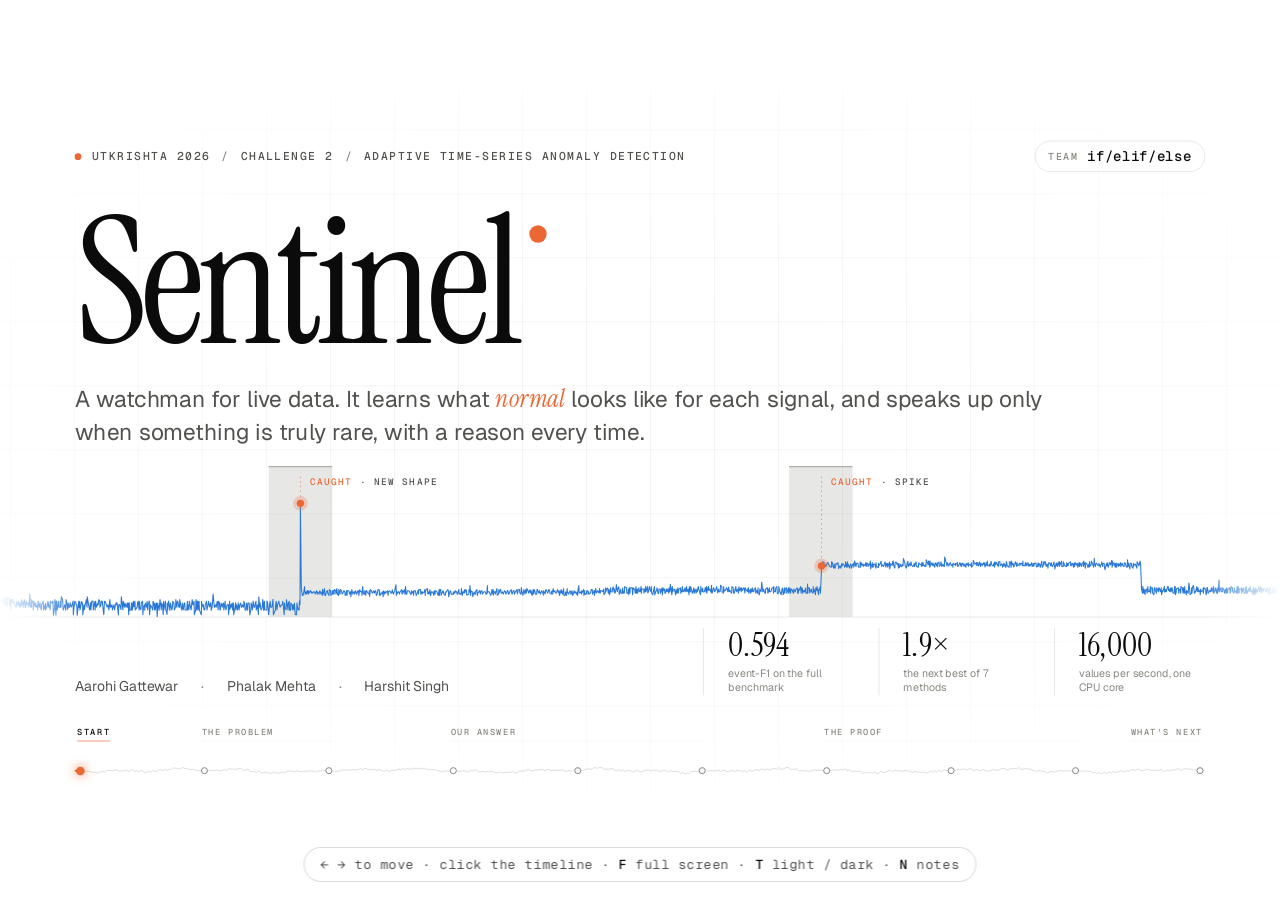
<file: web/index.html>
<!doctype html>
<html lang="en" data-theme="light">
<head>
<meta charset="utf-8">
<meta name="viewport" content="width=device-width, initial-scale=1">
<title>Sentinel · Utkrishta 2026</title>
<meta name="description" content="Sentinel: a live anomaly detector that learns what is rare for each signal and explains every alarm. Team if/elif/else, Utkrishta 2026, Challenge 2.">
<meta property="og:title" content="Sentinel · Utkrishta 2026">
<meta property="og:description" content="A watchman for live data: it learns what normal looks like for each signal and speaks up only when something is truly rare.">
<link rel="icon" href="data:image/svg+xml,%3Csvg xmlns='http://www.w3.org/2000/svg' viewBox='0 0 32 32'%3E%3Crect width='32' height='32' rx='8' fill='%23FFFFFF'/%3E%3Cpath d='M4 19h7l2-9 3 14 2-8 2 3h8' fill='none' stroke='%232A78D6' stroke-width='2' stroke-linejoin='round' stroke-linecap='round'/%3E%3Ccircle cx='25' cy='8' r='3.2' fill='%23EB6834'/%3E%3C/svg%3E">
<link rel="preconnect" href="https://fonts.googleapis.com">
<link rel="preconnect" href="https://fonts.gstatic.com" crossorigin>
<link href="https://fonts.googleapis.com/css2?family=Instrument+Serif:ital@0;1&family=Geist:wght@300;400;500;600&family=Geist+Mono:wght@400;500&display=swap" rel="stylesheet">
<link rel="stylesheet" href="styles.css">
</head>
<body>
<div class="viewport">
<main class="stage" id="stage">

<!-- ================================================================ 1 · TITLE -->
<section class="slide s1" data-chapter="0">
  <div class="s1-top" data-a>
    <div class="eyebrow"><span class="live"></span>Utkrishta 2026<span class="sep">/</span>Challenge 2<span class="sep">/</span>Adaptive time-series anomaly detection</div>
    <div class="team-chip"><span class="k">Team</span><span class="team-name">if/elif/else</span></div>
  </div>
  <h1 class="mega" data-a style="--d:120">Sentinel<span class="mega-dot"></span></h1>
  <p class="tagline" data-a style="--d:260">A watchman for live data. It learns what <em>normal</em> looks like for each signal, and speaks up only when something is truly rare, with a reason every time.</p>
  <div class="chart" data-chart="hero" data-w="1920" data-h="230"></div>
  <div class="s1-foot" data-a style="--d:500">
    <div class="members">
      <span>Aarohi Gattewar</span><span>Phalak Mehta</span><span>Harshit Singh</span>
    </div>
    <div class="s1-stats">
      <div><b>0.594</b><span>event-F1 on the full benchmark</span></div>
      <div><b>1.9×</b><span>the next best of 7 methods</span></div>
      <div><b>16,000</b><span>values per second, one CPU core</span></div>
    </div>
  </div>
  <aside class="notes">“Sentinel is a live anomaly detector. It learns what normal looks like for each signal and raises an alarm only when something is truly rare for that signal, with a one-line reason.” The line drawing itself is a real cloud database CPU signal, streamed point by point; both orange beacons are real problems Sentinel caught.</aside>
</section>

<!-- ================================================================ 2 · PROBLEM -->
<section class="slide s2" data-chapter="1">
  <header>
    <div class="eyebrow" data-a><span class="n">02</span><span class="rule"></span>The problem</div>
    <h2 class="title" data-a style="--d:80">Every failure leaves a trace in the data <em>before</em> it becomes an outage.</h2>
  </header>
  <div class="grid g-2">
    <div class="col">
      <div class="fig-head" data-a style="--d:160"><span class="k">Real signal</span>Temperature inside an industrial machine, before a known system failure</div>
      <div class="chart" data-chart="machine" data-w="1000" data-h="300"></div>
      <div class="axis-dates" data-a style="--d:300"><span data-start="machine"></span><span class="legend"><i class="sw band"></i>marked as anomalous by experts</span><span data-end="machine"></span></div>
      <div class="two-ways">
        <div class="way" data-a style="--d:700">
          <div class="way-k"><i class="x"></i>Stay quiet</div>
          <p>Miss the warning and it turns into an <b>outage</b>: lost money, unhappy users.</p>
        </div>
        <div class="way" data-a style="--d:820">
          <div class="way-k"><i class="x"></i>Cry wolf</div>
          <p>Raise too many alarms and people <b>stop listening</b>, then miss the real one.</p>
        </div>
      </div>
    </div>
    <div class="col needs">
      <div class="k" data-a style="--d:300">So a good detector must</div>
      <ol>
        <li data-a style="--d:420"><span class="num-serif">1</span><div><h3>Decide live</h3><p>Each value arrives once. Decide now, never peek at the future.</p></div></li>
        <li data-a style="--d:540"><span class="num-serif">2</span><div><h3>Fit any signal</h3><p>Server CPU, ad prices, road traffic, tweets. One fixed threshold cannot fit them all.</p></div></li>
        <li data-a style="--d:660"><span class="num-serif">3</span><div><h3>Raise few alarms, each with a reason</h3><p>Every flag needs a score, a NORMAL / ANOMALOUS label and evidence.</p></div></li>
      </ol>
      <div class="where" data-a style="--d:900"><span class="k">Where it matters</span><div class="chips"><span>Cloud servers</span><span>Factories</span><span>Online ads</span><span>City traffic</span><span>Social media</span></div></div>
    </div>
  </div>
  <aside class="notes">Machines, websites and sensors produce a number every few minutes. This is a real temperature sensor inside an industrial machine; the shaded bands are moments experts marked as anomalies around a known failure. Two ways to get it wrong: stay quiet and you get an outage; cry wolf and people ignore the alarms. So we need a detector that decides live, works on any signal, and raises few alarms, each explained.</aside>
</section>

<!-- ================================================================ 3 · WHY IT'S HARD (DATA + EDA) -->
<section class="slide s3" data-chapter="1">
  <header>
    <div class="eyebrow" data-a><span class="n">03</span><span class="rule"></span>Why it's hard · the data</div>
    <h2 class="title" data-a style="--d:80">The textbook rule raises <em>2,403 alarms</em> for just 116 real problems.</h2>
  </header>
  <div class="grid g-2">
    <div class="col">
      <div class="trio">
        <div data-a style="--d:180"><b class="muted" data-count="2403">2,403</b><span>alarms from the textbook “3σ” rule</span></div>
        <div data-a style="--d:280"><b data-count="116">116</b><span>real anomalies, marked by experts</span></div>
        <div data-a style="--d:380"><b class="hot" data-count="106">106</b><span>alarms from Sentinel</span></div>
      </div>
      <div class="fig-head" data-a style="--d:420"><span class="k">One signal up close</span>Tweets mentioning Facebook, two months</div>
      <div class="chart" data-chart="fb" data-w="1000" data-h="330"></div>
      <div class="legend row" data-a style="--d:600">
        <span><i class="sw tick"></i>3σ rule: <b>114</b> alarms</span>
        <span><i class="sw beacon"></i>Sentinel: <b>2</b> alarms, both real</span>
        <span><i class="sw band"></i>real anomaly</span>
      </div>
    </div>
    <div class="col data-col">
      <div class="k" data-a style="--d:200">The data · Numenta Anomaly Benchmark</div>
      <div class="data-big" data-a style="--d:260"><span><b>58</b> signals</span><span><b>365,558</b> values</span><span><b>116</b> anomalies</span></div>
      <div class="cats" data-a style="--d:340"></div>
      <div class="k mt" data-a style="--d:460">What the data taught us</div>
      <ul class="lessons">
        <li data-a style="--d:520"><b>Extremes are normal.</b> 47 of 58 signals have heavy tails, so “big” does not mean “wrong”.</li>
        <li data-a style="--d:600"><b>Rhythm matters.</b> 18 signals repeat every day, so low at 3 a.m. can be fine.</li>
        <li data-a style="--d:680"><b>No common scale.</b> Percent, dollars, tweet counts, car speeds.</li>
      </ul>
      <div class="prep" data-a style="--d:780"><span class="k">Preprocessing</span><p>Almost none, on purpose. Read in time order, no filling, no rescaling. Sentinel learns each signal's scale itself.</p></div>
    </div>
  </div>
  <aside class="notes">The Numenta Anomaly Benchmark: 58 real and artificial signals, 365 thousand values, 116 labelled anomalies. The textbook rule, “alarm if a value is 3 standard deviations from average”, fires 114 times on this Twitter signal, which has 2 real anomalies. Across the dataset it raises 2,403 alarms. Real data has extreme values all the time. Sentinel fires twice here, both correct.</aside>
</section>

<!-- ================================================================ 4 · OUR ANSWER (SYSTEM DESIGN) -->
<section class="slide s4" data-chapter="2">
  <header>
    <div class="eyebrow" data-a><span class="n">04</span><span class="rule"></span>Our answer · how Sentinel works</div>
    <h2 class="title" data-a style="--d:80">Five watchers ask one question: <em>how rare is this?</em></h2>
  </header>
  <div class="flow">
    <div class="stage-col st-in" data-a style="--d:200">
      <div class="st-k"><span>1</span>A value arrives</div>
      <svg class="mini-live" viewBox="0 0 200 70"><path d="M0 46 L14 44 L26 48 L38 40 L50 45 L62 42 L74 47 L86 43 L98 46 L110 41 L122 45 L134 44 L146 47 L158 42 L170 45 L182 12" /><circle cx="182" cy="12" r="5"/></svg>
      <p>One value at a time. Never looks ahead.</p>
    </div>
    <div class="pipe"><i></i></div>
    <div class="stage-col st-watch" data-a style="--d:320">
      <div class="st-k"><span>2</span>Five watchers look at it</div>
      <ul class="watchers">
        <li><b>Spike</b><span>this value vs. its learned normal</span></li>
        <li><b>Routine</b><span>vs. the same time yesterday</span></li>
        <li><b>New level</b><span>last 10 values vs. last 200</span></li>
        <li><b>Jitter</b><span>how jumpy or frozen the last 10 are</span></li>
        <li><b>New shape</b><span>last 8 values vs. the past 2,000</span></li>
      </ul>
    </div>
    <div class="pipe"><i style="animation-delay:.5s"></i></div>
    <div class="stage-col st-rare" data-a style="--d:440">
      <div class="st-k"><span>3</span>Rarity meter</div>
      <div class="meter">
        <div class="meter-scale">
          <span>1 in 10</span><span>1 in 1,000</span><span class="hot">1 in 100,000</span><span>1 in 10 million</span>
        </div>
        <div class="meter-bar"><i class="needle"></i></div>
      </div>
      <p>How often has <em>this</em> signal done something this extreme?</p>
    </div>
    <div class="pipe"><i style="animation-delay:1s"></i></div>
    <div class="stage-col st-decide" data-a style="--d:560">
      <div class="st-k"><span>4</span>Decide</div>
      <p class="rule-big">Rarer than<br><b>1 in 100,000</b>?</p>
      <div class="yn"><span class="yes">yes → alarm</span><span class="no">no → normal</span></div>
      <p class="small">Then quiet for 300 values: one alarm per incident.</p>
    </div>
    <div class="pipe"><i style="animation-delay:1.5s"></i></div>
    <div class="stage-col st-out" data-a style="--d:680">
      <div class="st-k"><span>5</span>Output, every value</div>
      <div class="readout">
        <div><span>score</span><b>8.5</b></div>
        <div><span>label</span><b class="hot">ANOMALOUS</b></div>
        <div class="why"><span>reason</span>“Value 50.00 is 99.4 scales above the learned baseline 0.32.”</div>
      </div>
    </div>
  </div>
  <div class="chiprow" data-a style="--d:900">
    <span>Learns “normal” from the first 300 values</span>
    <span>Scores each value before learning from it</span>
    <span>Same settings for all 58 signals</span>
    <span>61 µs per value</span>
  </div>
  <aside class="notes">Think of a security guard watching one number at a time. Five watchers look for five kinds of weird: a spike, a broken daily routine, a new level that stays, jumpy or frozen behaviour, and a shape never seen before. Each feeds a rarity meter: how often has this signal done something this extreme? An alarm needs something rarer than 1 in 100,000. After an alarm, it waits 300 values, so one incident gives one alarm. Every value gets a score, a label and, if flagged, a reason.</aside>
</section>

<!-- ================================================================ 5 · THE KEY IDEA (ALGORITHM) -->
<section class="slide s5" data-chapter="2">
  <header>
    <div class="eyebrow" data-a><span class="n">05</span><span class="rule"></span>The key idea · adaptive threshold</div>
    <h2 class="title" data-a style="--d:80">Don't alarm on a number. Alarm on <em>rarity</em>.</h2>
  </header>
  <div class="grid g-5">
    <div class="col">
      <p class="lede" data-a style="--d:160">Each watcher keeps a rarity meter for <b>its own signal</b>. One rule everywhere, <b>rarer than 1 in 100,000</b>, so the same detector works on CPU, tweets and taxi rides with no threshold set by hand. <span class="aside">(The maths: extreme-value theory.)</span></p>
      <div class="fig-head" data-a style="--d:260"><span class="k">Real signal</span>Cloud server CPU, and how rare each moment is</div>
      <div class="chart" data-chart="clean" data-w="830" data-h="110"></div>
      <div class="scorewrap"><div class="chart" data-chart="score" data-w="830" data-h="270"></div></div>
      <p class="cap" data-a style="--d:900">Only two moments cross the line. Both are real problems.</p>
    </div>
    <div class="col fixes">
      <div class="k" data-a style="--d:300">Two fixes we made this round</div>
      <div class="fix" data-a style="--d:420">
        <h3><span class="tag-new">fix 1</span>Don't jump to conclusions</h3>
        <p>After seeing only a few extremes, the meter used to decide “huge values are normal” and missed obvious spikes. Now it needs real evidence first.</p>
        <div class="hbars">
          <div class="hb"><span>the spike</span><div class="bar"><i style="--w:16%;--d:700" class="ink"></i></div><b>111</b></div>
          <div class="hb"><span>alarm needed, before</span><div class="bar"><i style="--w:98.6%;--d:820" class="dim"></i></div><b class="muted">690 · missed</b></div>
          <div class="hb"><span>alarm needs, now</span><div class="bar"><i style="--w:11.3%;--d:940" class="hot"></i></div><b class="hot">79 · caught</b></div>
        </div>
        <p class="result">Biggest-ever spikes caught: <b>31 → 37</b></p>
      </div>
      <div class="fix" data-a style="--d:560">
        <h3><span class="tag-new">fix 2</span>Accept a new normal</h3>
        <p>If a problem is still there after the quiet period, the signal has changed for good. Sentinel re-learns normal instead of alarming again and again.</p>
        <div class="strip-row"><span>before</span><div class="chart" data-chart="relearn_before" data-w="400" data-h="70"></div><b class="muted">7 false alarms</b></div>
        <div class="strip-row"><span>after</span><div class="chart" data-chart="relearn_after" data-w="400" data-h="70"></div><b class="hot">1</b></div>
      </div>
    </div>
  </div>
  <aside class="notes">The threshold is a probability, not a number. Each watcher asks how often it has seen something this extreme on this particular signal; the alarm needs rarer than 1 in 100,000. The maths is extreme-value theory. Fix 1: with only a few extremes seen, the meter guessed huge values were normal; a 111-unit spike needed 690 to alarm. Now it needs 79, so it is caught. Biggest-ever spikes caught went from 31 to 37. Fix 2: if the alarm is still on after the waiting period, the signal has a new normal, so Sentinel re-learns it: 7 false alarms down to 1 on this disk signal.</aside>
</section>

<!-- ================================================================ 6 · EXPERIMENTS -->
<section class="slide s6" data-chapter="2">
  <header>
    <div class="eyebrow" data-a><span class="n">06</span><span class="rule"></span>How we got here · experiment log</div>
    <h2 class="title" data-a style="--d:80">One idea per run. Keep it only if the score goes up.</h2>
  </header>
  <div class="grid g-6">
    <div class="col">
      <div class="chart traj" data-chart="trajectory" data-w="900" data-h="470"></div>
      <p class="cap" data-a style="--d:900"><b>Phase 1:</b> v2 fixed how tails are learned, v3 added alarms for slow build-ups, v4 the new-shape watcher, v5 tuned the risk level.</p>
    </div>
    <div class="col">
      <div class="k" data-a style="--d:200">Phase 2 · our 15-run budget</div>
      <ol class="runs">
        <li data-a style="--d:260"><span class="r">1</span><span class="c">Reproduce our starting point (v5)</span><span class="f">0.551</span><span class="pill ref">start</span></li>
        <li data-a style="--d:320"><span class="r">2</span><span class="c">Fix 1, light</span><span class="f">0.561</span><span class="pill keep">kept</span></li>
        <li data-a style="--d:380"><span class="r">3</span><span class="c">Fix 1, strong</span><span class="f">0.544</span><span class="pill drop">dropped</span></li>
        <li data-a style="--d:440"><span class="r">4</span><span class="c">+ Fix 2, re-learning</span><span class="f">0.584</span><span class="pill keep">kept</span></li>
        <li data-a style="--d:500"><span class="r">5</span><span class="c">Shorter learning: 300 → 200 values</span><span class="f">0.556</span><span class="pill drop">dropped</span></li>
        <li data-a style="--d:560" class="best"><span class="r">6</span><span class="c">Fix 1, medium + re-learning</span><span class="f">0.594</span><span class="pill keep">final</span></li>
        <li data-a style="--d:620"><span class="r">7</span><span class="c">Fix 1, strong + re-learning</span><span class="f">0.571</span><span class="pill drop">dropped</span></li>
      </ol>
      <div class="strategy" data-a style="--d:760">
        <div><b>Study saved results first.</b> Free, and 7 ideas were ruled out without spending a run.</div>
        <div><b>Change one thing.</b> Keep it only if F1 rises and more categories gain than lose.</div>
        <div><b>7 of 15 runs used.</b> 8 held in reserve for the hidden test.</div>
      </div>
    </div>
  </div>
  <aside class="notes">We gave ourselves a 15-run budget: one full fit and validation per run, one written hypothesis each. A change was kept only if the score went up and more categories gained than lost. Three kept, three dropped. Many ideas were ruled out from saved outputs, for free. Phase 1, before the budget, had 124 logged runs from v1 0.343 to v5 0.551.</aside>
</section>

<!-- ================================================================ 7 · EVALUATION -->
<section class="slide s7" data-chapter="3">
  <header>
    <div class="eyebrow" data-a><span class="n">07</span><span class="rule"></span>How we test it · evaluation</div>
    <h2 class="title" data-a style="--d:80">We judge it per incident: caught, missed, or false alarm.</h2>
  </header>
  <div class="grid g-7">
    <div class="col">
      <div class="chart" data-chart="explainer" data-w="960" data-h="250"></div>
      <div class="metrics">
        <div data-a style="--d:600"><div class="k">Precision</div><b data-count="0.63" data-dec="2">0.63</b><p>Of our alarms, how many were real?</p></div>
        <div data-a style="--d:680"><div class="k">Recall</div><b data-count="0.56" data-dec="2">0.56</b><p>Of the real problems, how many did we catch? <span class="muted">65 of 116</span></p></div>
        <div data-a style="--d:760"><div class="k">Event-F1 · main score</div><b class="hot" data-count="0.594" data-dec="3">0.594</b><p>One number that balances both.</p></div>
        <div data-a style="--d:840"><div class="k">Detection delay</div><b>0 <small>steps</small></b><p>Median, from the marked anomaly to our first alarm. 66% within 10 steps.</p></div>
      </div>
    </div>
    <div class="col">
      <div class="k" data-a style="--d:300">Honest checks</div>
      <ul class="checks">
        <li data-a style="--d:380"><i></i><span><b>One setting</b> for all 58 signals. Nothing tuned per signal.</span></li>
        <li data-a style="--d:460"><i></i><span><b>Hide a whole category</b>, tune on the rest: still <b>0.594</b>.</span></li>
        <li data-a style="--d:540"><i></i><span><b>5 signals with no problems:</b> 0 alarms.</span></li>
        <li data-a style="--d:620"><i></i><span><b>No “point adjustment”.</b> It lets random alarms score 0.92.</span></li>
      </ul>
      <div class="k mt" data-a style="--d:700">Event-F1 by category</div>
      <div class="catbars"></div>
    </div>
  </div>
  <aside class="notes">Event-F1 counts incidents, not points: any alarm inside a marked window catches it; an alarm outside every window is a false alarm. Precision is how many alarms were real; recall is how many problems we caught. The median first alarm lands 0 steps from the labelled anomaly point. Checks: one configuration for all signals; leaving out a whole category still gives 0.594; the 5 anomaly-free signals stay silent. We don't use point adjustment because with it, random alarms on 1% of points score 0.92.</aside>
</section>

<!-- ================================================================ 8 · RESULTS -->
<section class="slide s8" data-chapter="3">
  <header>
    <div class="eyebrow" data-a><span class="n">08</span><span class="rule"></span>Results</div>
    <h2 class="title" data-a style="--d:80">The <em>best of all 8 methods</em>, with 6 to 15× fewer false alarms.</h2>
  </header>
  <div class="kpis">
    <div data-a style="--d:180"><b class="hot" data-count="0.594" data-dec="3">0.594</b><span>event-F1 across all 58 signals</span></div>
    <div data-a style="--d:260"><b><span data-count="65">65</span><small> / 116</small></b><span>real problems caught</span></div>
    <div data-a style="--d:340"><b data-count="39">39</b><span>false alarms in 365,558 values</span></div>
    <div data-a style="--d:420"><b><span data-count="61">61</span><small> µs</small></b><span>per value, about 16,000 a second</span></div>
  </div>
  <div class="grid g-8">
    <div class="col"><div class="k" data-a style="--d:500">Event-F1 · higher is better</div><div class="cmp" data-cmp="f1"></div></div>
    <div class="col"><div class="k" data-a style="--d:500">False alarms · lower is better</div><div class="cmp" data-cmp="fp"></div></div>
  </div>
  <p class="cap wide" data-a style="--d:1100">Same data, same scoring: every model family named in the problem statement. Each of the 7 other methods was given its best possible threshold, picked using the answers. Sentinel uses one fixed setting and still wins.</p>
  <aside class="notes">0.594 event-F1, the best of all 8 methods we tested: every model family in the problem statement, each with its threshold chosen using the answers. The runner-up, temporal clustering, gets 0.316; the autoencoder 0.272; an ensemble of all six 0.280. The others reach their recall only by raising 6 to 15 times more false alarms. And Sentinel runs at 61 microseconds per value: about 16,000 values a second on one core, the whole benchmark in about 7 seconds.</aside>
</section>

<!-- ================================================================ 9 · DEMO -->
<section class="slide s9" data-chapter="3">
  <header>
    <div class="eyebrow" data-a><span class="n">09</span><span class="rule"></span>See it work · live demo</div>
    <h2 class="title" data-a style="--d:80">Every alarm comes with a reason a person can read.</h2>
  </header>
  <div class="grid g-9">
    <div class="col">
      <figure class="window" data-a style="--d:180">
        <div class="win-bar"><i></i><i></i><i></i><span>Sentinel live demo · replaying tweets about CVS</span></div>
        <img src="assets/demo.webp" alt="Sentinel Streamlit demo: a Twitter signal streamed point by point, with alarms on the 3 labelled anomaly windows and the anomaly score against the adaptive threshold" width="1600" height="989">
      </figure>
      <p class="cap" data-a style="--d:400">Our app streams a signal point by point. Here: <b>3 of 3</b> real problems caught, 1 false alarm.</p>
    </div>
    <div class="col">
      <div class="k" data-a style="--d:300">Evidence, exactly as Sentinel wrote it</div>
      <div class="ev" data-a style="--d:420"><div class="ev-h"><span class="ev-w">Spike</span><span>5 Mar · 19:57</span><span>score 8.5</span></div><p>Value 50.00 is 99.4 scales above the learned baseline 0.32 (normal band −1.18 to 1.82).</p></div>
      <div class="ev" data-a style="--d:540"><div class="ev-h"><span class="ev-w">New level</span><span>26 Mar · 14:07</span><span>score 5.1</span></div><p>Sustained level shift: recent mean 6.40 vs baseline 0.43 (8.2 scales above).</p></div>
      <div class="ev" data-a style="--d:660"><div class="ev-h"><span class="ev-w">New shape</span><span>14 Apr · 21:02</span><span>score 6.0</span></div><p>The last 8 points form a pattern not seen before: the closest past match (1,750 steps ago) differs by 11.40 per point.</p></div>
      <div class="csv" data-a style="--d:800"><span class="k">Saved for every value · predictions.csv</span><code>timestamp · value · score · NORMAL / ANOMALOUS · watcher · reason</code></div>
    </div>
  </div>
  <aside class="notes">This is our Streamlit demo replaying tweets about CVS as a live stream. All three marked problems are caught. Every alarm carries a sentence from the watcher that fired: the value, what was expected, and how far off it is. The same evidence is saved for every value in predictions.csv. Run it with: streamlit run app.py.</aside>
</section>

<!-- ================================================================ 10 · LIMITS + CONCLUSION -->
<section class="slide s10" data-chapter="4">
  <header>
    <div class="eyebrow" data-a><span class="n">10</span><span class="rule"></span>Honest limits · what's next</div>
    <h2 class="title" data-a style="--d:80">What it can't do yet, and what comes next.</h2>
  </header>
  <div class="grid g-10">
    <div class="col">
      <div class="fig-head" data-a style="--d:160"><span class="k">False alarm check</span>Tweets mentioning IBM</div>
      <div class="chart" data-chart="ibm" data-w="900" data-h="270"></div>
      <div class="legend row" data-a style="--d:500">
        <span><i class="sw beacon"></i>caught</span><span><i class="sw false"></i>false alarm</span><span><i class="sw band"></i>real anomaly</span>
      </div>
      <p class="cap" data-a style="--d:560">Most of our 39 false alarms are big bursts like these that nobody labelled.</p>
    </div>
    <div class="col lim">
      <div class="k" data-a style="--d:240">Known limits</div>
      <ul class="plain">
        <li data-a style="--d:300"><b>“Seen before” spikes:</b> when an equally big spike came earlier, rarity can't tell them apart. 11 of 32 caught.</li>
        <li data-a style="--d:360"><b>Short hourly signals:</b> little history to learn from. Online ads: 5 of 14.</li>
        <li data-a style="--d:420"><b>Warm-up:</b> the first 300 values are for learning only.</li>
      </ul>
      <div class="k mt" data-a style="--d:480">Next</div>
      <ul class="plain next">
        <li data-a style="--d:540"><b>Learn from feedback:</b> “not a problem” stops that pattern alarming.</li>
        <li data-a style="--d:600"><b>Weekly and holiday rhythm</b> for demand signals.</li>
        <li data-a style="--d:660"><b>Watch related signals together:</b> CPU, disk and network of one machine.</li>
      </ul>
    </div>
  </div>
  <div class="finale" data-a style="--d:800">
    <p>Sentinel catches <b>65 of 116</b> real problems, live, at 16,000 values a second, and <em>explains every alarm</em>.</p>
    <div class="thanks"><span>Thank you</span><span class="k">if/elif/else</span></div>
  </div>
  <aside class="notes">Name the limits before the judges do. “Seen before” spikes: when a bigger spike already happened unlabelled, no method can tell them apart from the data alone. Short hourly series have too little history. The first 300 values are for learning. Most false alarms are big Twitter bursts nobody labelled. Next: learning from operator feedback, weekly patterns, and related signals together. Close: 65 of 116, live, 16,000 values a second, every alarm explained.</aside>
</section>

<!-- ================================================================ CHROME -->
<div class="chrome-top"><span class="wordmark">Sentinel</span><span class="count"><b id="cur">01</b> / 10</span></div>
<nav class="rail" id="rail" aria-label="Slides"></nav>
</main>
</div>

<div class="hint" id="hint">← → to move · click the timeline · <b>F</b> full screen · <b>T</b> light / dark · <b>N</b> notes</div>
<div class="notes-panel" id="notes" hidden><div class="k">Speaker notes · <span id="notes-n"></span></div><p id="notes-text"></p></div>

<script src="data.js"></script>
<script src="deck.js"></script>
</body>
</html>
</file>
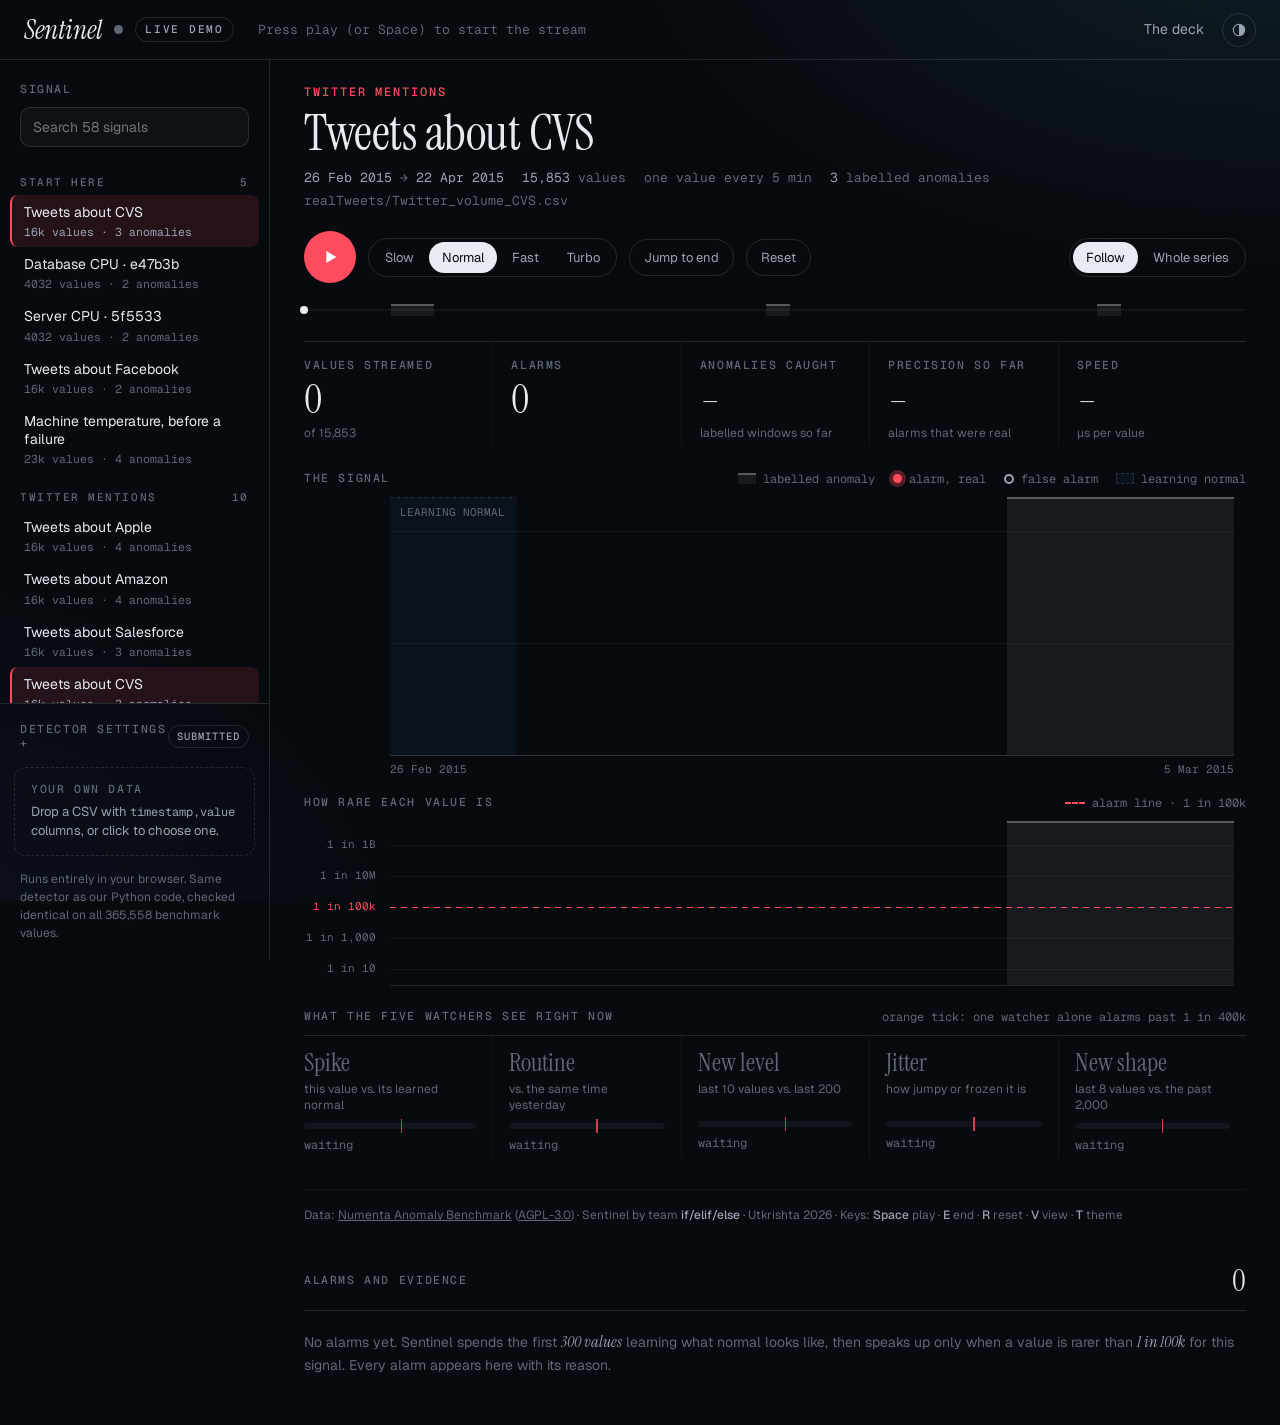
<file: web/demo/index.html>
<!doctype html>
<html lang="en" data-theme="dark">
<head>
<meta charset="utf-8">
<meta name="viewport" content="width=device-width, initial-scale=1">
<title>Sentinel · Live demo</title>
<meta name="description" content="Watch Sentinel stream a real signal point by point, raise alarms only when something is truly rare, and explain each one. Runs entirely in your browser.">
<link rel="icon" href="data:image/svg+xml,%3Csvg xmlns='http://www.w3.org/2000/svg' viewBox='0 0 32 32'%3E%3Crect width='32' height='32' rx='8' fill='%23070A0F'/%3E%3Cpath d='M4 19h7l2-9 3 14 2-8 2 3h8' fill='none' stroke='%235BC8F5' stroke-width='2' stroke-linejoin='round' stroke-linecap='round'/%3E%3Ccircle cx='25' cy='8' r='3.2' fill='%23FF4D5E'/%3E%3C/svg%3E">
<link rel="preconnect" href="https://fonts.googleapis.com">
<link rel="preconnect" href="https://fonts.gstatic.com" crossorigin>
<link href="https://fonts.googleapis.com/css2?family=Instrument+Serif:ital@0;1&family=Geist:wght@300;400;500;600&family=Geist+Mono:wght@400;500&display=swap" rel="stylesheet">
<link rel="stylesheet" href="demo.css">
</head>
<body>
<div class="app">

  <header class="top">
    <a class="brand" href="../" title="Back to the deck"><span class="word">Sentinel</span><span class="live" id="live"></span><span class="tag">Live demo</span></a>
    <div class="status" id="status">Pick a signal, then press play</div>
    <nav class="top-r">
      <a class="toplink" href="../">The deck</a>
      <button class="icon" id="theme" title="Light / dark (T)" aria-label="Switch light or dark">
        <svg viewBox="0 0 24 24"><circle cx="12" cy="12" r="8.5"/><path d="M12 3.5a8.5 8.5 0 0 1 0 17z"/></svg>
      </button>
    </nav>
  </header>

  <aside class="side">
    <div class="side-sec">
      <label class="k" for="q">Signal</label>
      <input id="q" class="search" type="search" placeholder="Search 58 signals" autocomplete="off">
    </div>
    <div class="list" id="list"></div>
    <details class="side-sec settings" id="settings">
      <summary><span class="k">Detector settings</span><span class="badge" id="cfg-badge">submitted</span></summary>
      <div class="set">
        <div class="set-k">Alarm when a value is rarer than</div>
        <div class="seg" id="risk">
          <button data-v="1e-3">1 in 1k</button><button data-v="1e-4">10k</button><button data-v="1e-5" class="on">100k</button><button data-v="1e-6">1M</button>
        </div>
      </div>
      <div class="set">
        <div class="set-k">Quiet period after an alarm <b id="cool-v">300</b></div>
        <input type="range" id="cool" min="50" max="1000" step="50" value="300">
      </div>
      <div class="set">
        <div class="set-k">Novelty gate <b id="gate-v">off</b></div>
        <input type="range" id="gate" min="0" max="3" step="0.5" value="0">
      </div>
      <button class="linkbtn" id="cfg-reset">Back to the submitted settings</button>
    </details>
    <label class="drop" id="drop">
      <input type="file" id="file" accept=".csv,text/csv" hidden>
      <span class="k">Your own data</span>
      <span>Drop a CSV with <code>timestamp,value</code> columns, or click to choose one.</span>
    </label>
    <p class="side-foot">Runs entirely in your browser. Same detector as our Python code, checked identical on all 365,558 benchmark values.</p>
  </aside>

  <main class="main">
    <section class="head">
      <div class="eyebrow" id="cat">&nbsp;</div>
      <h1 id="title">Loading signals…</h1>
      <div class="meta" id="meta"></div>
    </section>

    <section class="transport">
      <button class="play" id="play" aria-label="Play">
        <svg class="i-play" viewBox="0 0 24 24"><path d="M8 5.5v13l11-6.5z"/></svg>
        <svg class="i-pause" viewBox="0 0 24 24"><path d="M7 5h3.5v14H7zM13.5 5H17v14h-3.5z"/></svg>
      </button>
      <div class="seg" id="speed" title="Values per second">
        <button data-v="120">Slow</button><button data-v="600" class="on">Normal</button><button data-v="3000">Fast</button><button data-v="1e9">Turbo</button>
      </div>
      <button class="ghost" id="end">Jump to end</button>
      <button class="ghost" id="reset">Reset</button>
      <div class="seg view" id="view"><button data-v="follow" class="on">Follow</button><button data-v="all">Whole series</button></div>
    </section>
    <div class="progress" id="progress" title="Click to fast-forward"><div class="prog-marks" id="prog-marks"></div><i id="prog-fill"></i></div>

    <section class="kpis">
      <div><span class="k">Values streamed</span><b id="k-n">0</b><small id="k-of">&nbsp;</small></div>
      <div><span class="k">Alarms</span><b id="k-al">0</b><small id="k-fa">&nbsp;</small></div>
      <div><span class="k">Anomalies caught</span><b id="k-win">–</b><small id="k-win-s">labelled windows so far</small></div>
      <div><span class="k">Precision so far</span><b id="k-prec">–</b><small>alarms that were real</small></div>
      <div><span class="k">Speed</span><b id="k-us">–</b><small>µs per value</small></div>
    </section>

    <div class="done" id="done" hidden></div>

    <section class="charts">
      <div class="chart-h">
        <span class="k">The signal</span>
        <span class="legend"><span><i class="sw band"></i>labelled anomaly</span><span><i class="sw beacon"></i>alarm, real</span><span><i class="sw false"></i>false alarm</span><span><i class="sw warm"></i>learning normal</span></span>
      </div>
      <div class="cv" id="cv-sig"><canvas></canvas></div>
      <div class="chart-h">
        <span class="k">How rare each value is</span>
        <span class="legend"><span><i class="sw line"></i><span id="thr-label">alarm line · 1 in 100,000</span></span></span>
      </div>
      <div class="cv" id="cv-score"><canvas></canvas></div>
      <div class="tip" id="tip" hidden></div>
    </section>

    <section class="watch">
      <div class="chart-h"><span class="k">What the five watchers see right now</span><span class="legend" id="watch-note"></span></div>
      <div class="wgrid" id="wgrid"></div>
    </section>

    <footer class="foot">
      Data: <a href="https://github.com/numenta/NAB" target="_blank" rel="noopener">Numenta Anomaly Benchmark</a> (<a href="data/NAB_LICENSE.txt">AGPL-3.0</a>) ·
      Sentinel by team <b>if/elif/else</b> · Utkrishta 2026 · Keys: <b>Space</b> play · <b>E</b> end · <b>R</b> reset · <b>V</b> view · <b>T</b> theme
    </footer>
  </main>

  <aside class="feed">
    <div class="feed-h"><span class="k">Alarms and evidence</span><b id="feed-n">0</b></div>
    <div id="cards"></div>
  </aside>
</div>
<div class="toast" id="toast" hidden></div>

<script src="sentinel.js"></script>
<script src="demo.js"></script>
</body>
</html>
</file>
<file: web/styles.css>
/* Sentinel web deck. One 1920x1080 stage, scaled to fit the window by deck.js. */

/* default: the original Sentinel deck colours (white, ink, blue signal, orange accent) */
:root {
  --bg: #ffffff;
  --panel: rgba(30, 42, 53, .035);
  --ink: #0b0b0b;
  --ink-2: #52514e;
  --ink-3: #898781;
  --line: rgba(11, 11, 11, .14);
  --line-2: rgba(11, 11, 11, .05);
  --trace: #2a78d6;
  --trace-soft: rgba(42, 120, 214, .08);
  --trace-glow: rgba(42, 120, 214, 0);
  --beacon: #eb6834;
  --beacon-soft: rgba(235, 104, 52, .1);
  --beacon-glow: rgba(235, 104, 52, .25);
  --band: rgba(137, 135, 129, .2);
  --band-edge: rgba(137, 135, 129, .6);
  --good: #1f8a5a;
  --glow-1: rgba(42, 120, 214, 0);
  --glow-2: rgba(235, 104, 52, 0);
  --serif: "Instrument Serif", "Iowan Old Style", Georgia, serif;
  --sans: "Geist", "Inter", system-ui, -apple-system, "Segoe UI", sans-serif;
  --mono: "Geist Mono", ui-monospace, "Cascadia Mono", Consolas, monospace;
  color-scheme: light;
}
/* optional dark look (press T) */
:root[data-theme="dark"] {
  --bg: #070a0f;
  --panel: rgba(231, 236, 243, .03);
  --ink: #e7ecf3;
  --ink-2: #9aa4b2;
  --ink-3: #5f6876;
  --line: rgba(231, 236, 243, .13);
  --line-2: rgba(231, 236, 243, .05);
  --trace: #5bc8f5;
  --trace-soft: rgba(91, 200, 245, .12);
  --trace-glow: rgba(91, 200, 245, .5);
  --beacon: #ff4d5e;
  --beacon-soft: rgba(255, 77, 94, .12);
  --beacon-glow: rgba(255, 77, 94, .32);
  --band: rgba(231, 236, 243, .07);
  --band-edge: rgba(231, 236, 243, .3);
  --good: #34d399;
  --glow-1: rgba(91, 200, 245, .1);
  --glow-2: rgba(59, 108, 255, .08);
  color-scheme: dark;
}

* { box-sizing: border-box; margin: 0; padding: 0; }
html, body { height: 100%; background: var(--bg); color: var(--ink); overflow: hidden; }
body { font-family: var(--sans); -webkit-font-smoothing: antialiased; text-rendering: optimizeLegibility; }
b, strong { font-weight: 500; color: var(--ink); }
ul, ol { list-style: none; }

.viewport { position: fixed; inset: 0; background: var(--bg); }
.stage { position: absolute; left: 0; top: 0; width: 1920px; height: 1080px; transform-origin: 0 0; overflow: hidden; }

/* ------------------------------------------------------------------ slides */
.slide {
  position: absolute; inset: 0; padding: 84px 112px 172px;
  display: flex; flex-direction: column; isolation: isolate;
  opacity: 0; visibility: hidden;
  transition: opacity .6s ease, visibility 0s linear .6s;
}
.slide.active { opacity: 1; visibility: visible; transition: opacity .6s ease, visibility 0s; }
.slide::before {
  content: ""; position: absolute; inset: 0; z-index: -1; pointer-events: none;
  background:
    radial-gradient(1100px 640px at 92% -12%, var(--glow-1), transparent 62%),
    radial-gradient(1000px 700px at -8% 112%, var(--glow-2), transparent 62%);
}
.slide::after {
  content: ""; position: absolute; inset: 0; z-index: -1; pointer-events: none;
  background-image: linear-gradient(var(--line-2) 1px, transparent 1px), linear-gradient(90deg, var(--line-2) 1px, transparent 1px);
  background-size: 96px 96px; background-position: 15px 59px;
  -webkit-mask-image: radial-gradient(ellipse 72% 68% at 50% 46%, #000 25%, transparent 88%);
  mask-image: radial-gradient(ellipse 72% 68% at 50% 46%, #000 25%, transparent 88%);
}

/* entrance: every [data-a] rises in, staggered by --d (ms) */
[data-a] { opacity: 0; transform: translateY(16px); transition: opacity .25s ease, transform .25s ease; }
.slide.active [data-a] {
  opacity: 1; transform: none;
  transition: opacity .8s cubic-bezier(.2, .7, .2, 1), transform .8s cubic-bezier(.2, .7, .2, 1);
  transition-delay: calc(var(--d, 0) * 1ms);
}

/* ------------------------------------------------------------------ type */
.eyebrow {
  display: flex; align-items: center; gap: 16px;
  font: 500 17px/1 var(--mono); letter-spacing: .16em; text-transform: uppercase; color: var(--ink-2);
}
.eyebrow .n { color: var(--beacon); }
.eyebrow .rule { width: 48px; height: 1px; background: var(--line); }
.eyebrow .sep { color: var(--ink-3); }
.title {
  font: 400 72px/1.04 var(--serif); letter-spacing: -.012em; margin-top: 22px; max-width: 1640px;
  text-wrap: balance;
}
.title em, .tagline em, .finale em { font-style: italic; color: var(--beacon); }
.k {
  font: 500 15px/1.3 var(--mono); letter-spacing: .14em; text-transform: uppercase; color: var(--ink-3);
}
.k.mt { margin-top: 34px; }
.lede { font-size: 25px; line-height: 1.5; color: var(--ink-2); }
.lede .aside { color: var(--ink-3); }
.cap { font-size: 19px; line-height: 1.5; color: var(--ink-3); margin-top: 14px; }
.cap b { color: var(--ink-2); }
.cap.wide { margin-top: 26px; max-width: 1300px; }
.muted { color: var(--ink-3) !important; }
.hot { color: var(--beacon) !important; }
.num-serif { font: italic 400 60px/1 var(--serif); color: var(--beacon); }

.grid { display: grid; column-gap: 76px; margin-top: 44px; flex: 1; min-height: 0; }
.col { display: flex; flex-direction: column; min-width: 0; }
.g-2 { grid-template-columns: 1000px 1fr; }
.g-5 { grid-template-columns: 1000px 1fr; }
.g-6 { grid-template-columns: 900px 1fr; }
.g-7 { grid-template-columns: 960px 1fr; }
.g-8 { grid-template-columns: 1fr 1fr; margin-top: 64px; flex: 0 0 auto; }
.g-9 { grid-template-columns: 900px 1fr; }
.g-10 { grid-template-columns: 900px 1fr; flex: 0 0 auto; }

.fig-head { font-size: 19px; color: var(--ink-2); display: flex; align-items: baseline; gap: 14px; margin-bottom: 14px; }
.legend { font: 400 16px/1 var(--mono); color: var(--ink-2); display: flex; align-items: center; gap: 10px; }
.legend.row { gap: 34px; margin-top: 16px; }
.legend.row > span { display: flex; align-items: center; gap: 10px; }
.legend b { font-weight: 500; }
.sw { display: inline-block; flex: none; }
.sw.band { width: 22px; height: 14px; background: var(--band); border-top: 2px solid var(--band-edge); }
.sw.tick { width: 2px; height: 16px; background: var(--ink-3); }
.sw.beacon { width: 11px; height: 11px; border-radius: 50%; background: var(--beacon); box-shadow: 0 0 0 5px var(--beacon-glow); }
.sw.false { width: 12px; height: 12px; border-radius: 50%; border: 2px solid var(--ink-2); }
.sw.trace { width: 22px; height: 2px; background: var(--trace); }

/* ------------------------------------------------------------------ charts */
.chart { position: relative; flex: none; }
.chart > svg, .chart .reveal { position: absolute; left: 0; top: 0; overflow: visible; }
.chart .reveal { width: 100%; height: 100%; clip-path: inset(-30px 100% -30px -30px); transition: clip-path 0s linear .6s; }
.chart .reveal svg { position: absolute; left: 0; top: 0; overflow: visible; }
.slide.active .chart .reveal { clip-path: inset(-30px -30px -30px -30px); transition: clip-path var(--dur) linear var(--delay); }
.chart .band { fill: var(--band); }
.chart .band-edge { stroke: var(--band-edge); stroke-width: 2; }
.chart .axis { stroke: var(--line); stroke-width: 1; }
.chart .trace { fill: none; stroke: var(--trace); stroke-width: 1.6; stroke-linejoin: round; stroke-linecap: round; }
.chart .glow { fill: none; stroke: var(--trace-glow); stroke-width: 5; opacity: .35; stroke-linejoin: round; }
.chart .tick { stroke: var(--ink-3); stroke-width: 1.6; }
.chart .scan {
  position: absolute; top: -10px; bottom: -10px; left: 0; width: 2px; opacity: 0; pointer-events: none;
  background: linear-gradient(to bottom, transparent, var(--trace) 25%, var(--trace) 75%, transparent);
  box-shadow: 0 0 22px 3px var(--trace-glow);
}
.slide.active .chart .scan { animation: scan var(--dur) linear var(--delay) both; }
@keyframes scan { 0% { left: 0; opacity: 0; } 3% { opacity: .9; } 97% { opacity: .9; } 100% { left: 100%; opacity: 0; } }

.beacon { opacity: 0; transition: opacity 0s .6s; }
.slide.active .beacon { opacity: 1; transition: opacity .35s ease var(--t); }
.beacon .core { fill: var(--beacon); }
.beacon .halo { fill: var(--beacon-glow); }
.beacon .stem { stroke: var(--beacon); stroke-width: 1.3; stroke-dasharray: 2 5; opacity: .75; }
.beacon .ring { fill: none; stroke: var(--beacon); stroke-width: 1.6; opacity: 0; transform-box: fill-box; transform-origin: center; }
.slide.active .beacon .ring { animation: ping 2.8s cubic-bezier(.2, .6, .3, 1) var(--t) infinite; }
@keyframes ping { 0% { transform: scale(.35); opacity: .95; } 75% { opacity: 0; } 100% { transform: scale(2.3); opacity: 0; } }
.beacon.false .core { fill: var(--bg); stroke: var(--ink-2); stroke-width: 2; }
.beacon.false .halo, .beacon.false .ring { display: none; }
.beacon.false .stem { stroke: var(--ink-3); }
.blabel { font: 500 14px var(--mono); letter-spacing: .12em; text-transform: uppercase; fill: var(--beacon); }
.blabel.dim { fill: var(--ink-3); }
.blabel tspan.sub { fill: var(--ink-2); }

.axis-dates { display: flex; justify-content: space-between; align-items: center; margin-top: 12px; font: 400 15px/1 var(--mono); color: var(--ink-3); }
.ylab { position: absolute; left: -170px; width: 150px; text-align: right; font: 400 15px/1 var(--mono); color: var(--ink-3); transform: translateY(-50%); white-space: nowrap; }
.ylab.hot { color: var(--beacon); font-weight: 500; }
.chart .grid-line { stroke: var(--line-2); stroke-width: 1; }
.chart .alarm-line { stroke: var(--beacon); stroke-width: 1.5; stroke-dasharray: 7 6; }
.chart .score { fill: none; stroke: var(--trace); stroke-width: 1.4; stroke-linejoin: round; }
.chart .score-hot { fill: none; stroke: var(--beacon); stroke-width: 2; stroke-linejoin: round; }
.chart .area-hot { fill: var(--beacon-glow); }

/* ------------------------------------------------------------------ slide 1 */
.s1 { padding-top: 76px; }
.s1-top { display: flex; justify-content: space-between; align-items: center; }
.live { width: 10px; height: 10px; border-radius: 50%; background: var(--beacon); box-shadow: 0 0 0 0 var(--beacon-glow); animation: live 2s ease-out infinite; }
@keyframes live { 0% { box-shadow: 0 0 0 0 var(--beacon-glow); } 100% { box-shadow: 0 0 0 14px transparent; } }
.team-chip { display: flex; align-items: center; gap: 14px; padding: 12px 20px; border: 1px solid var(--line); border-radius: 999px; }
.team-name { font: 500 21px/1 var(--mono); color: var(--ink); }
.mega { font: 400 268px/.8 var(--serif); letter-spacing: -.035em; margin-top: 58px; position: relative; align-self: flex-start; }
.mega-dot { position: absolute; right: -44px; top: 22px; width: 26px; height: 26px; border-radius: 50%; background: var(--beacon); animation: live 2.2s ease-out infinite; }
.tagline { font-size: 34px; line-height: 1.42; color: var(--ink-2); max-width: 1480px; margin-top: 40px; }
.tagline em { font-family: var(--serif); font-size: 1.12em; }
.s1 .chart[data-chart="hero"] { margin: 26px -112px 0; -webkit-mask-image: linear-gradient(90deg, transparent, #000 6%, #000 94%, transparent); mask-image: linear-gradient(90deg, transparent, #000 6%, #000 94%, transparent); }
.s1-foot { margin-top: auto; display: flex; justify-content: space-between; align-items: flex-end; }
.members { display: flex; gap: 34px; font-size: 21px; color: var(--ink-2); }
.members span + span::before { content: "·"; margin-right: 34px; color: var(--ink-3); }
.s1-stats { display: flex; }
.s1-stats > div { display: flex; flex-direction: column; gap: 8px; padding: 0 0 0 36px; margin-left: 36px; border-left: 1px solid var(--line); }
.s1-stats b { font: 400 50px/1 var(--serif); }
.s1-stats span { font-size: 16px; color: var(--ink-3); max-width: 190px; line-height: 1.35; }

/* ------------------------------------------------------------------ slide 2 */
.two-ways { display: grid; grid-template-columns: 1fr 1fr; gap: 28px; margin-top: 38px; }
.way { border-top: 1px solid var(--line); padding-top: 20px; }
.way-k { display: flex; align-items: center; gap: 12px; font: 400 36px/1 var(--serif); }
.way p { font-size: 20px; line-height: 1.5; color: var(--ink-2); margin-top: 12px; }
.x { position: relative; width: 22px; height: 22px; border-radius: 50%; border: 1.5px solid var(--beacon); flex: none; }
.x::before, .x::after { content: ""; position: absolute; left: 50%; top: 50%; width: 10px; height: 1.5px; background: var(--beacon); transform: translate(-50%, -50%) rotate(45deg); }
.x::after { transform: translate(-50%, -50%) rotate(-45deg); }
.needs ol { margin-top: 18px; }
.needs li { display: grid; grid-template-columns: 56px 1fr; gap: 14px; padding: 22px 0; border-top: 1px solid var(--line); }
.needs h3 { font: 500 25px/1.25 var(--sans); }
.needs p { font-size: 19px; line-height: 1.5; color: var(--ink-2); margin-top: 6px; }
.where { margin-top: auto; }
.chips { display: flex; flex-wrap: wrap; gap: 10px; margin-top: 14px; }
.chips span, .chiprow span { font-size: 16px; color: var(--ink-2); padding: 8px 15px; border: 1px solid var(--line); border-radius: 999px; }

/* ------------------------------------------------------------------ slide 3 */
.trio { display: grid; grid-template-columns: repeat(3, 1fr); margin-bottom: 30px; }
.trio > div { display: flex; flex-direction: column; gap: 10px; padding-right: 20px; }
.trio > div + div { padding-left: 30px; border-left: 1px solid var(--line); }
.trio b { font: 400 82px/.9 var(--serif); letter-spacing: -.01em; }
.trio span { font-size: 18px; color: var(--ink-2); line-height: 1.35; }
.data-big { display: flex; gap: 26px; margin-top: 14px; font-size: 19px; color: var(--ink-2); }
.data-big b { font: 400 40px/1 var(--serif); color: var(--ink); margin-right: 4px; }
.cats { margin-top: 18px; display: flex; flex-direction: column; gap: 8px; }
.cat { display: grid; grid-template-columns: 250px 1fr 60px; align-items: center; gap: 14px; font-size: 17px; color: var(--ink-2); }
.cat .bar { height: 6px; }
.cat em { font: normal 400 15px var(--mono); color: var(--ink-3); text-align: right; }
.cat .c { font: normal 400 14px var(--mono); color: var(--ink-3); margin-left: 10px; }
.cat.head { font: 400 13px var(--mono); letter-spacing: .1em; text-transform: uppercase; color: var(--ink-3); }
.lessons li { font-size: 18.5px; line-height: 1.45; color: var(--ink-2); padding: 11px 0; border-top: 1px solid var(--line); }
.lessons li:first-child { margin-top: 12px; }
.prep { margin-top: 18px; padding: 16px 20px; border-left: 2px solid var(--beacon); background: var(--panel); }
.prep p { font-size: 17.5px; line-height: 1.45; color: var(--ink-2); margin-top: 6px; }

/* bars, shared */
.bar { position: relative; height: 8px; background: var(--line-2); border-radius: 99px; overflow: hidden; }
.bar i { position: absolute; inset: 0 auto 0 0; width: 0; border-radius: 99px; background: var(--ink-3); transition: width 0s .6s; }
.slide.active .bar i { width: var(--w); transition: width 1.2s cubic-bezier(.2, .7, .2, 1) calc(var(--d, 0) * 1ms); }
.bar i.hot { background: var(--beacon); box-shadow: 0 0 14px var(--beacon-glow); }
.bar i.ink { background: var(--ink-2); }
.bar i.dim { background: var(--ink-3); opacity: .6; }
.bar i.trace { background: var(--trace); }

/* ------------------------------------------------------------------ slide 4 */
.flow { display: grid; grid-template-columns: 210px 56px 450px 56px 250px 56px 250px 56px 1fr; margin-top: 72px; align-items: stretch; }
.stage-col { display: flex; flex-direction: column; padding: 24px 0 0; border-top: 1px solid var(--line); }
.st-k { display: flex; align-items: center; gap: 12px; font: 500 15px/1.2 var(--mono); letter-spacing: .12em; text-transform: uppercase; color: var(--ink-2); margin-bottom: 20px; }
.st-k span { display: grid; place-items: center; width: 28px; height: 28px; border-radius: 50%; border: 1px solid var(--beacon); color: var(--beacon); font-size: 14px; letter-spacing: 0; }
.stage-col p { font-size: 19px; line-height: 1.45; color: var(--ink-2); }
.stage-col p em { color: var(--ink); font-style: italic; font-family: var(--serif); font-size: 1.15em; }
.mini-live { width: 200px; height: 70px; margin: 10px 0 24px; overflow: visible; }
.mini-live path { fill: none; stroke: var(--trace); stroke-width: 2; stroke-linejoin: round; }
.mini-live circle { fill: var(--beacon); }
.pipe { position: relative; margin-top: 98px; height: 1px; background: linear-gradient(90deg, var(--line), var(--ink-3)); align-self: start; }
.pipe::after { content: ""; position: absolute; right: -1px; top: -4px; border: 4.5px solid transparent; border-left: 7px solid var(--ink-3); border-right: 0; }
.pipe i { position: absolute; top: -3px; left: 0; width: 7px; height: 7px; border-radius: 50%; background: var(--beacon); box-shadow: 0 0 10px var(--beacon); opacity: 0; }
.slide.active .pipe i { animation: travel 2s ease-in-out infinite; }
@keyframes travel { 0% { left: 0; opacity: 0; } 20% { opacity: 1; } 80% { opacity: 1; } 100% { left: 100%; opacity: 0; } }
.watchers li { display: grid; grid-template-columns: 150px 1fr; align-items: baseline; gap: 10px; padding: 19px 0; border-bottom: 1px solid var(--line-2); }
.watchers li:first-child { padding-top: 0; }
.watchers b { font: 400 36px/1 var(--serif); }
.watchers span { font-size: 19px; color: var(--ink-2); line-height: 1.35; }
.meter { display: grid; grid-template-columns: 1fr 14px; gap: 14px; height: 300px; margin-bottom: 22px; }
.meter-scale { display: flex; flex-direction: column; justify-content: space-between; text-align: right; font: 400 15px/1 var(--mono); color: var(--ink-3); flex-direction: column-reverse; }
.meter-scale .hot { font-weight: 500; }
.meter-bar { position: relative; border-radius: 99px; background: linear-gradient(to top, var(--line-2), var(--line) 55%, var(--beacon) 66%, var(--beacon)); }
.needle { position: absolute; left: -8px; right: -8px; height: 2px; background: var(--ink); bottom: 8%; box-shadow: 0 0 10px var(--ink-3); }
.slide.active .needle { animation: needle 4.5s ease-in-out .9s infinite; }
@keyframes needle { 0%, 100% { bottom: 8%; } 30% { bottom: 22%; } 45% { bottom: 14%; } 62% { bottom: 88%; background: var(--beacon); } 75% { bottom: 30%; } 88% { bottom: 12%; } }
.rule-big { font: 400 34px/1.2 var(--serif) !important; color: var(--ink) !important; }
.rule-big b { color: var(--beacon); font-weight: 400; }
.yn { display: flex; flex-direction: column; gap: 10px; margin: 22px 0; font: 500 15px/1 var(--mono); letter-spacing: .08em; text-transform: uppercase; }
.yn span { padding: 10px 14px; border-radius: 8px; border: 1px solid var(--line); }
.yn .yes { color: var(--beacon); border-color: var(--beacon); background: var(--beacon-soft); }
.yn .no { color: var(--ink-2); }
.stage-col p.small { font-size: 17px; color: var(--ink-3); }
.readout { border: 1px solid var(--line); border-radius: 14px; padding: 20px 22px; background: var(--panel); font-family: var(--mono); }
.readout > div { display: flex; justify-content: space-between; align-items: baseline; padding: 10px 0; border-bottom: 1px dashed var(--line); font-size: 15px; }
.readout span { color: var(--ink-3); text-transform: uppercase; letter-spacing: .12em; font-size: 13px; }
.readout b { font-size: 22px; }
.readout .why { display: block; border: 0; font-family: var(--serif); font-size: 23px; line-height: 1.3; color: var(--ink); padding-bottom: 0; }
.readout .why span { display: block; font-family: var(--mono); margin-bottom: 8px; }
.chiprow { display: flex; gap: 12px; margin-top: auto; }

/* ------------------------------------------------------------------ slide 5 */
.s5 .lede { max-width: 980px; margin-bottom: 30px; }
.s5 .fig-head, .s5 .cap { margin-left: 170px; }
.s5 .chart[data-chart="clean"] { margin-left: 170px; }
.scorewrap { margin-left: 170px; margin-top: 18px; }
.fixes .fix { border-top: 1px solid var(--line); padding: 22px 0 26px; }
.fixes .fix:first-of-type { margin-top: 16px; }
.fix h3 { font: 400 36px/1.1 var(--serif); display: flex; align-items: baseline; gap: 14px; }
.tag-new { font: 500 13px/1 var(--mono); letter-spacing: .12em; text-transform: uppercase; color: var(--beacon); padding: 6px 9px; border: 1px solid var(--beacon); border-radius: 6px; transform: translateY(-6px); }
.fix > p { font-size: 18.5px; line-height: 1.5; color: var(--ink-2); margin-top: 12px; }
.hbars { margin-top: 18px; display: flex; flex-direction: column; gap: 12px; }
.hb { display: grid; grid-template-columns: 200px 1fr 130px; gap: 14px; align-items: center; font-size: 16px; color: var(--ink-2); }
.hb b { font: 500 15px var(--mono); text-align: right; }
.result { font-size: 18px; color: var(--ink-2); margin-top: 16px; }
.result b { font-family: var(--mono); color: var(--beacon); }
.strip-row { display: grid; grid-template-columns: 70px 400px 1fr; gap: 16px; align-items: center; margin-top: 14px; font: 400 15px var(--mono); color: var(--ink-3); text-transform: uppercase; letter-spacing: .1em; }
.strip-row b { text-transform: none; letter-spacing: 0; font-size: 16px; text-align: right; }

/* ------------------------------------------------------------------ slide 6 */
.traj .lbl { font: 400 15px var(--mono); fill: var(--ink-3); }
.traj .lbl.hot { fill: var(--beacon); }
.traj .phase { font: 500 14px var(--mono); letter-spacing: .12em; text-transform: uppercase; fill: var(--ink-2); }
.traj .phase-sub { font: 400 15px var(--sans); fill: var(--ink-3); }
.traj .step { fill: none; stroke: var(--ink-2); stroke-width: 1.6; stroke-dasharray: 1; stroke-dashoffset: 1; }
.slide.active .traj .step { stroke-dashoffset: 0; transition: stroke-dashoffset 2.2s cubic-bezier(.45, .05, .3, 1) .4s; }
.traj .pt { opacity: 0; transform-box: fill-box; transform-origin: center; transform: scale(.2); transition: opacity .2s, transform .2s; }
.slide.active .traj .pt { opacity: 1; transform: none; transition: opacity .4s ease var(--t), transform .5s cubic-bezier(.3, 1.6, .5, 1) var(--t); }
.traj .p1 { fill: var(--ink-3); }
.traj .keep { fill: var(--beacon); }
.traj .drop { fill: var(--bg); stroke: var(--ink-3); stroke-width: 2; }
.traj .divider { stroke: var(--line); stroke-dasharray: 3 6; }
.traj .final { font: 400 64px var(--serif); fill: var(--beacon); }
.runs li { display: grid; grid-template-columns: 40px 1fr 78px 92px; align-items: center; gap: 12px; padding: 11px 0; border-top: 1px solid var(--line-2); font-size: 18.5px; color: var(--ink-2); }
.runs { margin-top: 14px; }
.runs .r { font: 400 15px var(--mono); color: var(--ink-3); }
.runs .f { font: 500 17px var(--mono); color: var(--ink); text-align: right; }
.runs .best { background: linear-gradient(90deg, var(--beacon-soft), transparent); }
.runs .best .c, .runs .best .f { color: var(--beacon); }
.pill { justify-self: end; font: 500 13px/1 var(--mono); letter-spacing: .1em; text-transform: uppercase; padding: 6px 10px; border-radius: 99px; border: 1px solid var(--line); color: var(--ink-3); }
.pill.keep { border-color: var(--beacon); color: var(--beacon); }
.pill.ref { color: var(--ink-2); }
.strategy { margin-top: auto; display: flex; flex-direction: column; gap: 10px; }
.strategy div { font-size: 17.5px; line-height: 1.45; color: var(--ink-2); padding-left: 18px; border-left: 2px solid var(--line); }

/* ------------------------------------------------------------------ slide 7 */
.explainer-lbl { font: 500 15px var(--mono); letter-spacing: .1em; text-transform: uppercase; }
.metrics { display: grid; grid-template-columns: 1fr 1fr; column-gap: 48px; margin-top: 40px; }
.metrics > div { padding: 22px 0 26px; border-top: 1px solid var(--line); }
.metrics b { display: block; font: 400 66px/1 var(--serif); margin: 10px 0 8px; }
.metrics b small { font-size: 28px; color: var(--ink-2); }
.metrics p { font-size: 18px; line-height: 1.4; color: var(--ink-2); }
.checks { margin-top: 12px; }
.checks li { display: grid; grid-template-columns: 30px 1fr; gap: 10px; align-items: start; padding: 12px 0; border-top: 1px solid var(--line-2); font-size: 18.5px; line-height: 1.45; color: var(--ink-2); }
.checks i { width: 20px; height: 20px; margin-top: 3px; border-radius: 50%; background: var(--good); position: relative; opacity: .9; }
.checks i::after { content: ""; position: absolute; left: 6.5px; top: 3.5px; width: 5px; height: 9px; border: solid var(--bg); border-width: 0 2px 2px 0; transform: rotate(45deg); }
.catbars { margin-top: 14px; display: flex; flex-direction: column; gap: 11px; }
.catbar { display: grid; grid-template-columns: 220px 1fr 60px; gap: 14px; align-items: center; font-size: 17px; color: var(--ink-2); }
.catbar b { font: 500 16px var(--mono); text-align: right; }

/* ------------------------------------------------------------------ slide 8 */
.kpis { display: grid; grid-template-columns: repeat(4, 1fr); margin-top: 52px; }
.kpis > div { display: flex; flex-direction: column; gap: 10px; padding: 0 30px; border-left: 1px solid var(--line); }
.kpis > div:first-child { padding-left: 0; border-left: 0; }
.kpis b { font: 400 88px/.95 var(--serif); letter-spacing: -.01em; }
.kpis b small { font-size: 36px; color: var(--ink-2); }
.kpis > div > span { font-size: 18px; color: var(--ink-2); }
.cmp { margin-top: 22px; display: flex; flex-direction: column; gap: 22px; }
.cmprow { display: grid; grid-template-columns: 230px 1fr 76px; gap: 18px; align-items: center; font-size: 19px; color: var(--ink-2); }
.cmprow .bar { height: 30px; border-radius: 6px; }
.cmprow .bar i { border-radius: 5px; }
.cmprow b { font: 500 18px var(--mono); text-align: right; color: var(--ink-2); }
.cmprow.ours { color: var(--ink); }
.cmprow.ours b { color: var(--beacon); }

/* ------------------------------------------------------------------ slide 9 */
.window { border: 1px solid var(--line); border-radius: 14px; overflow: hidden; background: #f5f6f8; box-shadow: 0 30px 80px -30px rgba(0, 0, 0, .6), 0 0 0 1px var(--line-2); }
.win-bar { display: flex; align-items: center; gap: 8px; padding: 12px 16px; background: #e8ebef; border-bottom: 1px solid #d5dae1; }
.win-bar i { width: 11px; height: 11px; border-radius: 50%; background: #c5ccd6; }
.win-bar span { margin-left: 14px; font: 400 14px var(--mono); color: #5f6876; }
.window img { display: block; width: 100%; height: auto; }
.ev { margin-top: 14px; padding: 18px 22px 20px; border: 1px solid var(--line); border-left: 3px solid var(--beacon); border-radius: 4px 12px 12px 4px; background: var(--panel); }
.s9 .k + .ev { margin-top: 18px; }
.ev-h { display: flex; gap: 18px; align-items: baseline; font: 400 14px var(--mono); color: var(--ink-3); letter-spacing: .06em; }
.ev-w { color: var(--beacon); text-transform: uppercase; letter-spacing: .12em; font-weight: 500; }
.ev-h span:last-child { margin-left: auto; }
.ev p { font: 400 23px/1.32 var(--serif); margin-top: 10px; color: var(--ink); }
.csv { margin-top: auto; }
.csv code { display: block; margin-top: 10px; font: 400 15px/1.5 var(--mono); color: var(--ink-2); padding: 12px 16px; border: 1px dashed var(--line); border-radius: 10px; }

/* ------------------------------------------------------------------ slide 10 */
.lim .plain { margin-top: 10px; }
.plain li { font-size: 18.5px; line-height: 1.45; color: var(--ink-2); padding: 11px 0; border-top: 1px solid var(--line-2); }
.plain.next li { padding-left: 22px; position: relative; }
.plain.next li::before { content: "→"; position: absolute; left: 0; color: var(--beacon); }
.lim .k.mt { margin-top: 24px; }
.finale { margin-top: auto; display: flex; justify-content: space-between; align-items: flex-end; gap: 60px; padding-top: 26px; border-top: 1px solid var(--line); }
.finale p { font: 400 44px/1.15 var(--serif); max-width: 1250px; }
.thanks { display: flex; flex-direction: column; align-items: flex-end; gap: 10px; }
.thanks span:first-child { font: italic 400 50px/1 var(--serif); color: var(--beacon); }

/* ------------------------------------------------------------------ chrome */
.chrome-top { position: absolute; top: 76px; right: 112px; display: flex; align-items: center; gap: 22px; font: 500 15px/1 var(--mono); letter-spacing: .14em; text-transform: uppercase; color: var(--ink-3); transition: opacity .4s; z-index: 5; }
.chrome-top b { color: var(--ink); font-weight: 500; }
.wordmark { font: italic 400 24px/1 var(--serif); letter-spacing: 0; text-transform: none; color: var(--ink-2); }
.stage.on-title .chrome-top { opacity: 0; }

.rail { position: absolute; left: 112px; right: 112px; bottom: 34px; height: 92px; z-index: 5; }
.rail svg { position: absolute; left: 0; bottom: 0; overflow: visible; }
.rail .dim { fill: none; stroke: var(--line); stroke-width: 1.4; }
.rail .lit { fill: none; stroke: var(--ink-2); stroke-width: 1.6; }
.rail .litwrap { position: absolute; left: 0; bottom: 0; width: 100%; height: 100%; clip-path: inset(-20px calc(100% - var(--p, 0px)) -20px -20px); transition: clip-path .9s cubic-bezier(.5, 0, .2, 1); }
.rail .node { fill: var(--bg); stroke: var(--ink-3); stroke-width: 1.5; cursor: pointer; transition: stroke .3s, fill .3s; }
.rail .node.past { fill: var(--ink-2); stroke: var(--ink-2); }
.rail .hit { fill: transparent; cursor: pointer; }
.rail .dot { position: absolute; bottom: 25px; width: 13px; height: 13px; margin-left: -6.5px; margin-bottom: -6.5px; border-radius: 50%; background: var(--beacon); box-shadow: 0 0 0 0 var(--beacon-glow), 0 0 16px var(--beacon); left: var(--p, 0px); transition: left .9s cubic-bezier(.5, 0, .2, 1); animation: live 2s ease-out infinite; pointer-events: none; }
.rail .chap { position: absolute; top: 0; font: 500 13px/1 var(--mono); letter-spacing: .14em; text-transform: uppercase; color: var(--ink-3); cursor: pointer; transition: color .3s; white-space: nowrap; padding-top: 2px; }
.rail .chap::before { content: ""; position: absolute; left: 0; right: 0; top: 22px; height: 1px; background: var(--line-2); transition: background .3s; }
.rail .chap.on { color: var(--ink); }
.rail .chap.on::before { background: var(--beacon); }
.rail .chap.end { text-align: right; }

.hint {
  position: fixed; left: 50%; bottom: 18px; transform: translateX(-50%); z-index: 20;
  font: 400 13px/1 var(--mono); color: var(--ink-2); letter-spacing: .04em; white-space: nowrap;
  padding: 10px 16px; border-radius: 99px; border: 1px solid var(--line); background: color-mix(in srgb, var(--bg) 80%, transparent);
  backdrop-filter: blur(8px); transition: opacity .6s;
}
.hint b { color: var(--ink); font-weight: 500; }
.hint.gone { opacity: 0; pointer-events: none; }
.notes-panel {
  position: fixed; right: 18px; bottom: 18px; z-index: 30; width: min(620px, calc(100vw - 36px)); max-height: 40vh; overflow: auto;
  padding: 18px 22px; border-radius: 14px; border: 1px solid var(--line);
  background: color-mix(in srgb, var(--bg) 92%, transparent); backdrop-filter: blur(10px);
}
.notes-panel p { font-size: 15px; line-height: 1.55; color: var(--ink-2); margin-top: 8px; }
.notes, .notes-panel[hidden] { display: none; }

/* ------------------------------------------------------------------ still (screenshots) and reduced motion */
html.still *, html.still *::before, html.still *::after { transition: none !important; animation: none !important; }
html.still .scan, html.still .pipe i { display: none; }
@media (prefers-reduced-motion: reduce) {
  *, *::before, *::after { transition-duration: .01ms !important; transition-delay: 0s !important; animation: none !important; }
  .scan { display: none; }
}

/* ------------------------------------------------------------------ print: one slide per page */
@page { size: 1920px 1080px; margin: 0; }
@media print {
  html, body { overflow: visible; height: auto; background: var(--bg); -webkit-print-color-adjust: exact; print-color-adjust: exact; }
  .viewport { position: static; }
  .stage { position: static; transform: none !important; height: auto; overflow: visible; }
  .slide { position: relative; height: 1080px; opacity: 1 !important; visibility: visible !important; break-after: page; overflow: hidden; }
  .slide [data-a] { opacity: 1 !important; transform: none !important; }
  .chart .reveal { clip-path: none !important; }
  .beacon, .traj .pt { opacity: 1 !important; transform: none !important; }
  .traj .step { stroke-dashoffset: 0 !important; }
  .bar i { width: var(--w) !important; }
  .scan, .rail, .chrome-top, .hint, .notes-panel, .pipe i { display: none !important; }
  *, *::before, *::after { transition: none !important; animation: none !important; }
}
</file>
<file: web/demo/demo.css>
/* Sentinel live demo. Same tokens as the deck (../styles.css). */

:root {
  --bg: #070a0f;
  --bg-2: #0b0f15;
  --panel: rgba(231, 236, 243, .03);
  --ink: #e7ecf3;
  --ink-2: #9aa4b2;
  --ink-3: #5f6876;
  --line: rgba(231, 236, 243, .13);
  --line-2: rgba(231, 236, 243, .05);
  --trace: #5bc8f5;
  --trace-soft: rgba(91, 200, 245, .12);
  --trace-glow: rgba(91, 200, 245, .5);
  --beacon: #ff4d5e;
  --beacon-soft: rgba(255, 77, 94, .12);
  --beacon-glow: rgba(255, 77, 94, .32);
  --band: rgba(231, 236, 243, .07);
  --band-edge: rgba(231, 236, 243, .3);
  --warm: rgba(91, 200, 245, .05);
  --good: #34d399;
  --glow-1: rgba(91, 200, 245, .1);
  --glow-2: rgba(59, 108, 255, .08);
  --serif: "Instrument Serif", "Iowan Old Style", Georgia, serif;
  --sans: "Geist", "Inter", system-ui, -apple-system, "Segoe UI", sans-serif;
  --mono: "Geist Mono", ui-monospace, "Cascadia Mono", Consolas, monospace;
  color-scheme: dark;
}
:root[data-theme="light"] {
  --bg: #f3f5f8;
  --bg-2: #e9edf2;
  --panel: rgba(11, 18, 32, .03);
  --ink: #0b1220;
  --ink-2: #475163;
  --ink-3: #8a93a3;
  --line: rgba(11, 18, 32, .15);
  --line-2: rgba(11, 18, 32, .055);
  --trace: #0b6fb8;
  --trace-soft: rgba(11, 111, 184, .1);
  --trace-glow: rgba(11, 111, 184, 0);
  --beacon: #e11d48;
  --beacon-soft: rgba(225, 29, 72, .08);
  --beacon-glow: rgba(225, 29, 72, .22);
  --band: rgba(11, 18, 32, .06);
  --band-edge: rgba(11, 18, 32, .32);
  --warm: rgba(11, 111, 184, .05);
  --good: #059669;
  --glow-1: rgba(11, 111, 184, .08);
  --glow-2: rgba(59, 108, 255, .06);
  color-scheme: light;
}

* { box-sizing: border-box; margin: 0; padding: 0; }
html, body { height: 100%; }
body {
  background:
    radial-gradient(1100px 600px at 100% -10%, var(--glow-1), transparent 60%),
    radial-gradient(900px 700px at -10% 110%, var(--glow-2), transparent 60%),
    var(--bg);
  background-attachment: fixed;
  color: var(--ink); font-family: var(--sans); font-size: 15px; -webkit-font-smoothing: antialiased;
}
b { font-weight: 500; }
button { font: inherit; color: inherit; background: none; border: 0; cursor: pointer; }
a { color: inherit; }
code { font-family: var(--mono); font-size: .92em; }
.k { font: 500 11.5px/1.3 var(--mono); letter-spacing: .14em; text-transform: uppercase; color: var(--ink-3); }

/* ------------------------------------------------------------------ layout */
.app {
  display: grid; height: 100vh;
  grid-template-columns: 296px minmax(0, 1fr) 380px;
  grid-template-rows: 60px minmax(0, 1fr);
  grid-template-areas: "top top top" "side main feed";
}
.top { grid-area: top; display: flex; align-items: center; gap: 24px; padding: 0 24px; border-bottom: 1px solid var(--line); }
.side { grid-area: side; display: flex; flex-direction: column; min-height: 0; border-right: 1px solid var(--line); }
.main { grid-area: main; overflow-y: auto; padding: 26px 34px 20px; min-width: 0; }
.feed { grid-area: feed; overflow-y: auto; border-left: 1px solid var(--line); padding: 0 22px 24px; }

/* ------------------------------------------------------------------ top bar */
.brand { display: flex; align-items: center; gap: 12px; text-decoration: none; }
.word { font: italic 400 27px/1 var(--serif); }
.live { width: 9px; height: 9px; border-radius: 50%; background: var(--ink-3); transition: background .3s; }
.live.on { background: var(--beacon); animation: live 1.8s ease-out infinite; }
@keyframes live { 0% { box-shadow: 0 0 0 0 var(--beacon-glow); } 100% { box-shadow: 0 0 0 12px transparent; } }
.tag { font: 500 11px/1 var(--mono); letter-spacing: .16em; text-transform: uppercase; color: var(--ink-2); padding: 6px 9px; border: 1px solid var(--line); border-radius: 99px; }
.status { flex: 1; font: 400 13px var(--mono); color: var(--ink-3); white-space: nowrap; overflow: hidden; text-overflow: ellipsis; }
.status b { color: var(--ink); }
.top-r { display: flex; align-items: center; gap: 16px; }
.toplink { font-size: 14px; color: var(--ink-2); text-decoration: none; padding: 6px 2px; border-bottom: 1px solid transparent; }
.toplink:hover { color: var(--ink); border-color: var(--beacon); }
.icon { width: 34px; height: 34px; border-radius: 50%; border: 1px solid var(--line); display: grid; place-items: center; }
.icon:hover { border-color: var(--ink-3); }
.icon svg { width: 16px; height: 16px; fill: none; stroke: var(--ink-2); stroke-width: 1.6; }
.icon svg path { fill: var(--ink-2); stroke: none; }

/* ------------------------------------------------------------------ sidebar */
.side-sec { padding: 18px 20px 12px; }
.search {
  width: 100%; margin-top: 10px; padding: 10px 12px; border-radius: 10px; border: 1px solid var(--line);
  background: var(--panel); color: var(--ink); font: 400 14px var(--sans); outline: none;
}
.search:focus { border-color: var(--ink-3); }
.list { flex: 1; overflow-y: auto; padding: 0 10px 12px; min-height: 0; }
.grp { font: 500 11px var(--mono); letter-spacing: .14em; text-transform: uppercase; color: var(--ink-3); padding: 16px 10px 6px; display: flex; justify-content: space-between; }
.item { display: block; width: 100%; text-align: left; padding: 8px 10px 8px 12px; border-radius: 8px; border-left: 2px solid transparent; }
.item:hover { background: var(--panel); }
.item.on { background: var(--beacon-soft); border-left-color: var(--beacon); }
.item .nm { display: block; font-size: 14px; color: var(--ink); line-height: 1.3; }
.item .mt { display: block; font: 400 11.5px var(--mono); color: var(--ink-3); margin-top: 3px; }
.item.on .mt { color: var(--ink-2); }
.settings { border-top: 1px solid var(--line); padding-bottom: 16px; }
.settings summary { list-style: none; display: flex; justify-content: space-between; align-items: center; cursor: pointer; }
.settings summary::-webkit-details-marker { display: none; }
.settings summary .k::after { content: " +"; }
.settings[open] summary .k::after { content: " −"; }
.badge { font: 500 10.5px/1 var(--mono); letter-spacing: .1em; text-transform: uppercase; padding: 5px 8px; border-radius: 99px; border: 1px solid var(--line); color: var(--ink-2); }
.badge.custom { color: var(--beacon); border-color: var(--beacon); }
.set { margin-top: 16px; }
.set-k { font-size: 13px; color: var(--ink-2); margin-bottom: 8px; display: flex; justify-content: space-between; }
.set-k b { font-family: var(--mono); color: var(--ink); }
input[type="range"] { width: 100%; accent-color: var(--beacon); }
.linkbtn { margin-top: 14px; font-size: 13px; color: var(--ink-3); text-decoration: underline; text-underline-offset: 3px; }
.linkbtn:hover { color: var(--ink); }
.drop { display: flex; flex-direction: column; gap: 6px; margin: 0 14px; padding: 14px 16px; border: 1px dashed var(--line); border-radius: 12px; font-size: 13px; line-height: 1.45; color: var(--ink-2); cursor: pointer; transition: border-color .2s, background .2s; }
.drop:hover, .drop.over { border-color: var(--beacon); background: var(--beacon-soft); }
.side-foot { padding: 14px 20px 18px; font-size: 12px; line-height: 1.5; color: var(--ink-3); }

/* segmented control */
.seg { display: inline-flex; padding: 3px; border: 1px solid var(--line); border-radius: 99px; gap: 2px; }
.seg button { padding: 7px 13px; border-radius: 99px; font-size: 13px; color: var(--ink-2); white-space: nowrap; }
.seg button:hover { color: var(--ink); }
.seg button.on { background: var(--ink); color: var(--bg); }
.side .seg { display: flex; }
.side .seg button { flex: 1; padding: 7px 4px; font-size: 12.5px; }

/* ------------------------------------------------------------------ main */
.eyebrow { font: 500 12px/1 var(--mono); letter-spacing: .16em; text-transform: uppercase; color: var(--beacon); }
h1 { font: 400 50px/1.02 var(--serif); letter-spacing: -.01em; margin-top: 10px; }
.meta { margin-top: 10px; font: 400 13px var(--mono); color: var(--ink-3); display: flex; flex-wrap: wrap; gap: 6px 18px; }
.meta b { color: var(--ink-2); font-weight: 400; }

.transport { display: flex; align-items: center; flex-wrap: wrap; gap: 12px; margin-top: 22px; }
.play { width: 52px; height: 52px; border-radius: 50%; background: var(--beacon); display: grid; place-items: center; box-shadow: 0 0 0 0 var(--beacon-glow); transition: transform .15s, box-shadow .3s; }
.play:hover { transform: scale(1.05); box-shadow: 0 0 0 8px var(--beacon-soft); }
.play svg { width: 22px; height: 22px; fill: #fff; }
.play .i-pause, .play.on .i-play { display: none; }
.play.on .i-pause { display: block; }
.ghost { padding: 9px 14px; border-radius: 99px; border: 1px solid var(--line); font-size: 13px; color: var(--ink-2); }
.ghost:hover { color: var(--ink); border-color: var(--ink-3); }
.view { margin-left: auto; }

.progress { position: relative; height: 18px; margin-top: 18px; cursor: pointer; }
.progress::before { content: ""; position: absolute; left: 0; right: 0; top: 8px; height: 2px; background: var(--line-2); border-radius: 2px; }
.progress #prog-fill { position: absolute; left: 0; top: 8px; height: 2px; width: 0; background: var(--ink-2); border-radius: 2px; }
.progress #prog-fill::after { content: ""; position: absolute; right: -4px; top: -3px; width: 8px; height: 8px; border-radius: 50%; background: var(--ink); }
.prog-marks i { position: absolute; top: 3px; height: 12px; background: var(--band); border-top: 2px solid var(--band-edge); }
.prog-marks u { position: absolute; top: 1px; width: 2px; height: 16px; margin-left: -1px; background: var(--beacon); text-decoration: none; }
.prog-marks u.false { background: var(--ink-3); }

.kpis { display: grid; grid-template-columns: repeat(5, 1fr); margin-top: 22px; border-top: 1px solid var(--line); }
.kpis > div { padding: 16px 16px 4px 0; display: flex; flex-direction: column; gap: 6px; }
.kpis > div + div { padding-left: 18px; border-left: 1px solid var(--line-2); }
.kpis b { font: 400 40px/1 var(--serif); font-variant-numeric: tabular-nums; }
.kpis b.hot { color: var(--beacon); }
.kpis small { font-size: 12px; color: var(--ink-3); }

.done { margin-top: 18px; padding: 14px 18px; border-radius: 12px; border: 1px solid var(--line); background: var(--panel); display: flex; align-items: center; gap: 14px; font-size: 14px; color: var(--ink-2); }
.done[hidden] { display: none; }
.done b { color: var(--ink); }
.done .ok { color: var(--good); font-weight: 500; }
.done .ok::before { content: "✓ "; }

.charts { position: relative; margin-top: 26px; }
.chart-h { display: flex; justify-content: space-between; align-items: center; gap: 16px; margin: 18px 0 10px; }
.legend { display: flex; flex-wrap: wrap; gap: 18px; font: 400 12px var(--mono); color: var(--ink-3); }
.legend > span { display: flex; align-items: center; gap: 7px; }
.sw { display: inline-block; flex: none; }
.sw.band { width: 18px; height: 11px; background: var(--band); border-top: 2px solid var(--band-edge); }
.sw.beacon { width: 9px; height: 9px; border-radius: 50%; background: var(--beacon); box-shadow: 0 0 0 4px var(--beacon-glow); }
.sw.false { width: 10px; height: 10px; border-radius: 50%; border: 2px solid var(--ink-2); }
.sw.warm { width: 18px; height: 11px; background: var(--warm); border: 1px dashed var(--line); }
.sw.line { width: 20px; border-top: 2px dashed var(--beacon); }
.cv { position: relative; height: 280px; }
#cv-score { height: 170px; }
.cv canvas { position: absolute; inset: 0; width: 100%; height: 100%; cursor: crosshair; }
.tip {
  position: absolute; z-index: 5; pointer-events: none; min-width: 190px; padding: 10px 12px; border-radius: 10px;
  border: 1px solid var(--line); background: color-mix(in srgb, var(--bg) 92%, transparent); backdrop-filter: blur(8px);
  font: 400 12px/1.6 var(--mono); color: var(--ink-2);
}
.tip b { color: var(--ink); font-weight: 500; }
.tip .hot { color: var(--beacon); }

.watch { margin-top: 10px; }
.wgrid { display: grid; grid-template-columns: repeat(5, 1fr); gap: 0; border-top: 1px solid var(--line); }
.w { padding: 14px 16px 6px 0; }
.w + .w { padding-left: 16px; border-left: 1px solid var(--line-2); }
.w h3 { font: 400 25px/1 var(--serif); }
.w p { font-size: 12px; color: var(--ink-3); margin-top: 6px; min-height: 30px; line-height: 1.35; }
.wbar { position: relative; height: 6px; margin-top: 10px; border-radius: 99px; background: var(--line-2); }
.wbar i { position: absolute; left: 0; top: 0; bottom: 0; width: 0; border-radius: 99px; background: var(--trace); transition: width .12s linear; }
.wbar i.hot { background: var(--beacon); box-shadow: 0 0 12px var(--beacon-glow); }
.wbar u { position: absolute; top: -4px; width: 1.5px; height: 14px; background: var(--beacon); opacity: .8; }
.w .wv { margin-top: 8px; font: 400 12px var(--mono); color: var(--ink-2); }
.w.off h3, .w.off .wv { color: var(--ink-3); }

.foot { margin-top: 30px; padding-top: 16px; border-top: 1px solid var(--line-2); font-size: 12px; line-height: 1.6; color: var(--ink-3); }
.foot b { color: var(--ink-2); }

/* ------------------------------------------------------------------ evidence feed */
.feed-h { position: sticky; top: 0; z-index: 2; display: flex; justify-content: space-between; align-items: center; padding: 20px 0 14px; background: linear-gradient(var(--bg) 75%, transparent); }
.feed-h b { font: 400 30px/1 var(--serif); }
.empty { font-size: 14px; line-height: 1.6; color: var(--ink-3); padding: 18px 0; border-top: 1px solid var(--line); }
.empty em { font-family: var(--serif); font-size: 1.15em; color: var(--ink-2); }
.card { position: relative; margin-bottom: 14px; padding: 16px 18px 14px; border: 1px solid var(--line); border-left: 3px solid var(--beacon); border-radius: 4px 12px 12px 4px; background: var(--panel); cursor: pointer; animation: rise .5s cubic-bezier(.2, .7, .2, 1); }
.card.false { border-left-color: var(--ink-3); }
.card:hover { border-color: var(--ink-3); }
.card.false:hover { border-left-color: var(--ink-3); }
@keyframes rise { from { opacity: 0; transform: translateY(-10px); } to { opacity: 1; transform: none; } }
.card-h { display: flex; align-items: baseline; gap: 10px; flex-wrap: wrap; font: 400 12px var(--mono); color: var(--ink-3); }
.card-w { color: var(--beacon); font-weight: 500; letter-spacing: .12em; text-transform: uppercase; }
.card.false .card-w { color: var(--ink-2); }
.card-h .sc { margin-left: auto; }
.card p { font: 400 20px/1.3 var(--serif); margin-top: 10px; color: var(--ink); }
.verdict { display: inline-flex; margin-top: 12px; font: 500 11px/1 var(--mono); letter-spacing: .1em; text-transform: uppercase; padding: 6px 9px; border-radius: 99px; border: 1px solid var(--line); color: var(--ink-3); }
.verdict.real { color: var(--good); border-color: color-mix(in srgb, var(--good) 50%, transparent); }
.verdict.real::before { content: "✓ "; }
.mini { margin-top: 12px; display: flex; flex-direction: column; gap: 5px; }
.mini > div { display: grid; grid-template-columns: 76px 1fr 72px; gap: 8px; align-items: center; font: 400 11.5px var(--mono); color: var(--ink-3); }
.mini > div.top { color: var(--ink); }
.mini .bar { position: relative; height: 4px; border-radius: 99px; background: var(--line-2); }
.mini .bar i { position: absolute; left: 0; top: 0; bottom: 0; border-radius: 99px; background: var(--ink-3); }
.mini .top .bar i { background: var(--beacon); }
.mini .bar u { position: absolute; top: -3px; width: 1.5px; height: 10px; background: var(--beacon); opacity: .7; }
.mini span:last-child { text-align: right; }
.card details { margin-top: 10px; }
.card summary { font: 400 11.5px var(--mono); color: var(--ink-3); cursor: pointer; }
.card pre { margin-top: 8px; max-height: 220px; overflow: auto; font: 400 11px/1.5 var(--mono); color: var(--ink-2); padding: 10px; border-radius: 8px; background: var(--line-2); }

.toast { position: fixed; left: 50%; bottom: 24px; transform: translateX(-50%); z-index: 50; padding: 12px 18px; border-radius: 12px; border: 1px solid var(--line); background: color-mix(in srgb, var(--bg) 92%, transparent); backdrop-filter: blur(8px); font-size: 14px; }

/* ------------------------------------------------------------------ responsive */
@media (max-width: 1320px) {
  .app { height: auto; min-height: 100vh; grid-template-columns: 270px minmax(0, 1fr); grid-template-rows: 60px auto 1fr; grid-template-areas: "top top" "side main" "side feed"; }
  .side { position: sticky; top: 0; height: 100vh; align-self: start; }
  .main { overflow: visible; }
  .feed { overflow: visible; border-left: 0; padding: 0 34px 30px; }
  .feed-h { position: static; background: none; }
}
@media (max-width: 860px) {
  .app { display: block; height: auto; }
  .side { position: static; height: auto; }
  .feed { padding: 0 16px 24px; }
  .top { height: 56px; padding: 0 16px; position: sticky; top: 0; z-index: 10; background: var(--bg); }
  .status { display: none; }
  .side { border-right: 0; border-bottom: 1px solid var(--line); }
  .list { max-height: 38vh; flex: none; }
  .meta span { word-break: break-all; }
  .main { overflow: visible; padding: 20px 16px; }
  h1 { font-size: 36px; }
  .kpis { grid-template-columns: repeat(2, 1fr); }
  .kpis > div + div { padding-left: 0; border-left: 0; }
  .kpis > div:nth-child(even) { padding-left: 14px; border-left: 1px solid var(--line-2); }
  .wgrid { grid-template-columns: repeat(2, 1fr); }
  .w + .w { padding-left: 0; border-left: 0; }
  .view { margin-left: 0; }
  .chart-h { flex-direction: column; align-items: flex-start; gap: 8px; }
  .cv { height: 220px; }
  #cv-score { height: 140px; }
}
@media (prefers-reduced-motion: reduce) {
  *, *::before, *::after { animation: none !important; transition: none !important; }
}
</file>
